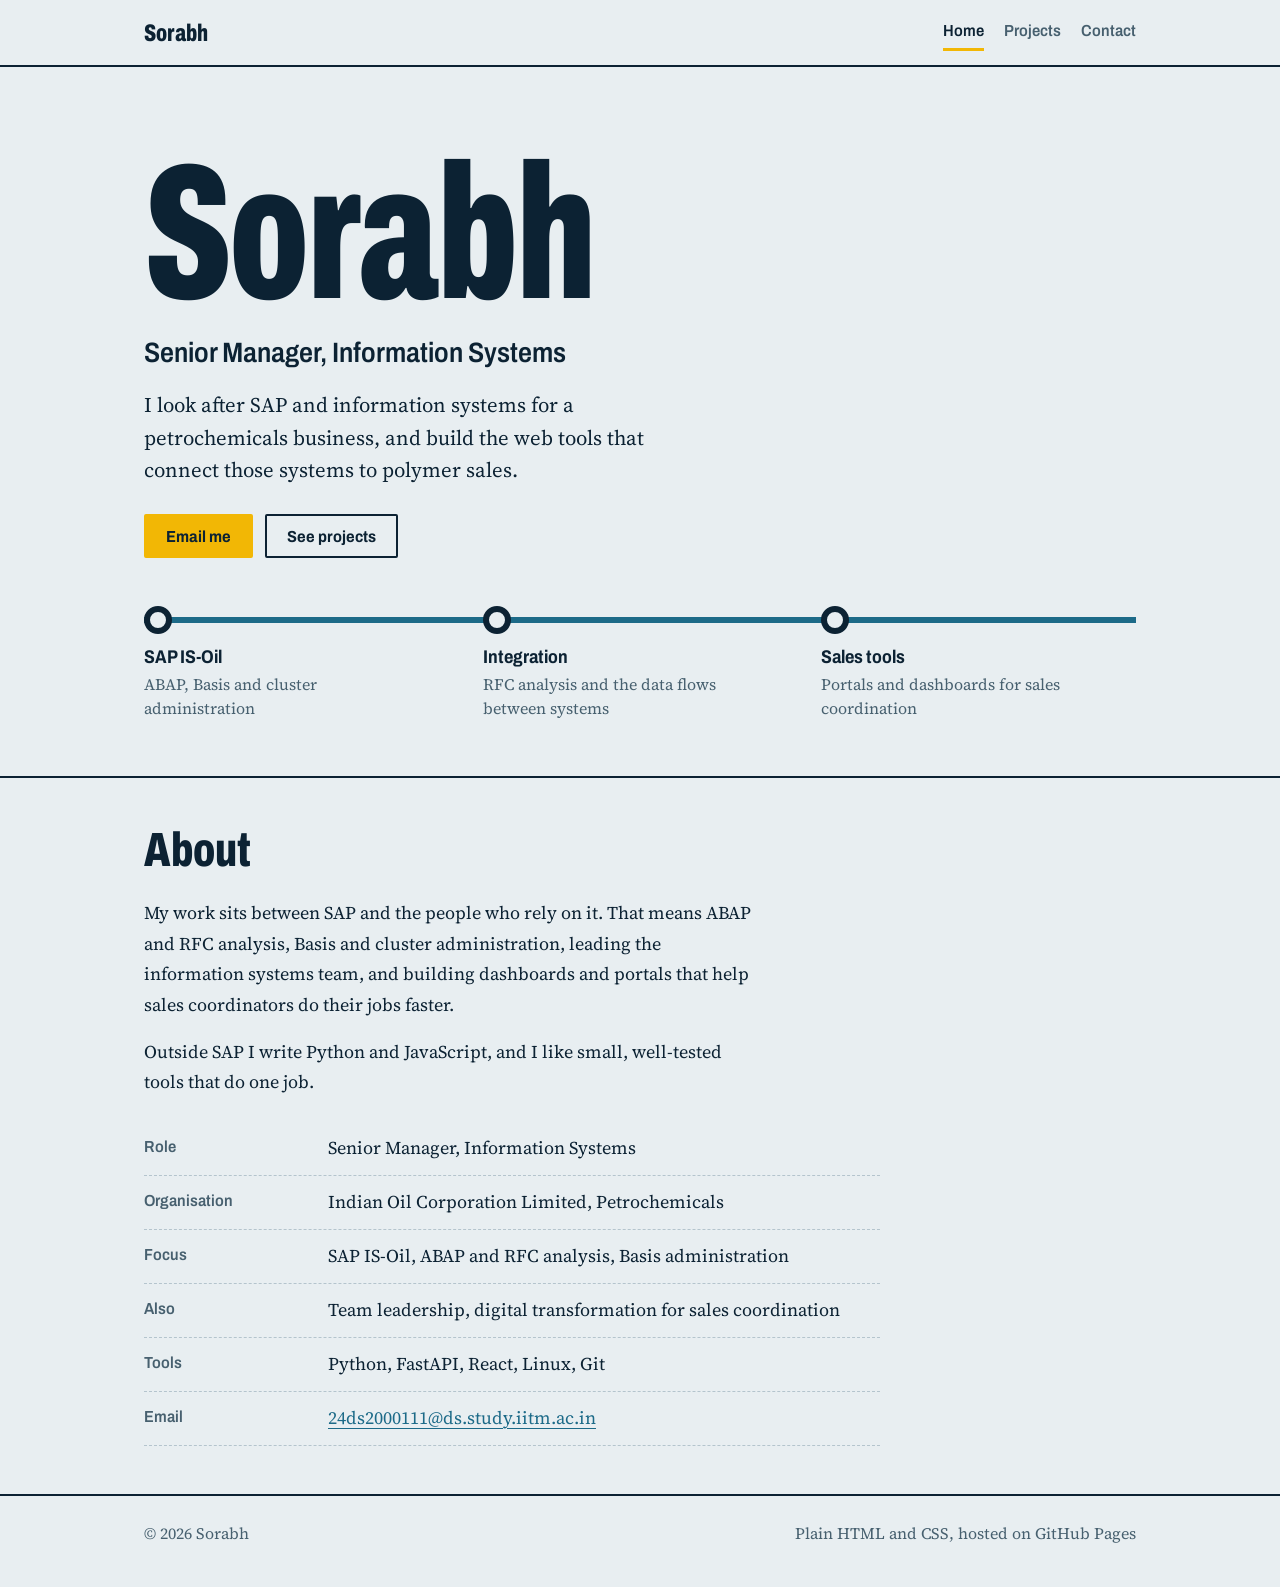
<file: index.html>
<!doctype html>
<html lang="en">
<head>
  <meta charset="utf-8">
  <meta name="viewport" content="width=device-width, initial-scale=1">
  <title>Sorabh | Information Systems, Petrochemicals</title>
  <meta name="description" content="Sorabh is a Senior Manager, Information Systems, working on SAP IS-Oil and digital tools for petrochemicals sales coordination.">
  <meta name="theme-color" content="#0c2233">
  <link rel="preconnect" href="https://fonts.googleapis.com">
  <link rel="preconnect" href="https://fonts.gstatic.com" crossorigin>
  <link href="https://fonts.googleapis.com/css2?family=Archivo:wdth,wght@62..125,400..800&family=Source+Serif+4:opsz,wght@8..60,400..700&display=swap" rel="stylesheet">
  <link rel="stylesheet" href="style.css">
</head>
<body>
  <a class="skip" href="#main">Skip to content</a>

  <header class="top">
    <div class="wrap">
      <a class="brand" href="index.html">Sorabh</a>
      <nav aria-label="Main">
        <ul>
          <li><a href="index.html" aria-current="page">Home</a></li>
          <li><a href="projects.html">Projects</a></li>
          <li><a href="contact.html">Contact</a></li>
        </ul>
      </nav>
    </div>
  </header>

  <main id="main">
    <section class="hero wrap">
      <h1>Sorabh</h1>
      <p class="role">Senior Manager, Information Systems</p>
      <p class="lead">I look after SAP and information systems for a petrochemicals business, and build the web tools that connect those systems to polymer sales.</p>
      <div class="actions">
        <a class="btn primary" href="mailto:24ds2000111@ds.study.iitm.ac.in">Email me</a>
        <a class="btn" href="projects.html">See projects</a>
      </div>

      <ol class="flow" aria-label="Where my work sits, from SAP through integration to sales tools">
        <li><strong>SAP IS-Oil</strong><span>ABAP, Basis and cluster administration</span></li>
        <li><strong>Integration</strong><span>RFC analysis and the data flows between systems</span></li>
        <li><strong>Sales tools</strong><span>Portals and dashboards for sales coordination</span></li>
      </ol>
    </section>

    <section class="block">
      <div class="wrap">
        <h2>About</h2>
        <div class="prose">
          <p>My work sits between SAP and the people who rely on it. That means ABAP and RFC analysis, Basis and cluster administration, leading the information systems team, and building dashboards and portals that help sales coordinators do their jobs faster.</p>
          <p>Outside SAP I write Python and JavaScript, and I like small, well-tested tools that do one job.</p>
        </div>

        <dl class="sheet">
          <div><dt>Role</dt><dd>Senior Manager, Information Systems</dd></div>
          <div><dt>Organisation</dt><dd>Indian Oil Corporation Limited, Petrochemicals</dd></div>
          <div><dt>Focus</dt><dd>SAP IS-Oil, ABAP and RFC analysis, Basis administration</dd></div>
          <div><dt>Also</dt><dd>Team leadership, digital transformation for sales coordination</dd></div>
          <div><dt>Tools</dt><dd>Python, FastAPI, React, Linux, Git</dd></div>
          <div><dt>Email</dt><dd><a href="mailto:24ds2000111@ds.study.iitm.ac.in">24ds2000111@ds.study.iitm.ac.in</a></dd></div>
        </dl>
      </div>
    </section>
  </main>

  <footer class="foot">
    <div class="wrap">
      <p>&copy; 2026 Sorabh</p>
      <p>Plain HTML and CSS, hosted on GitHub Pages</p>
    </div>
  </footer>
</body>
</html>
</file>
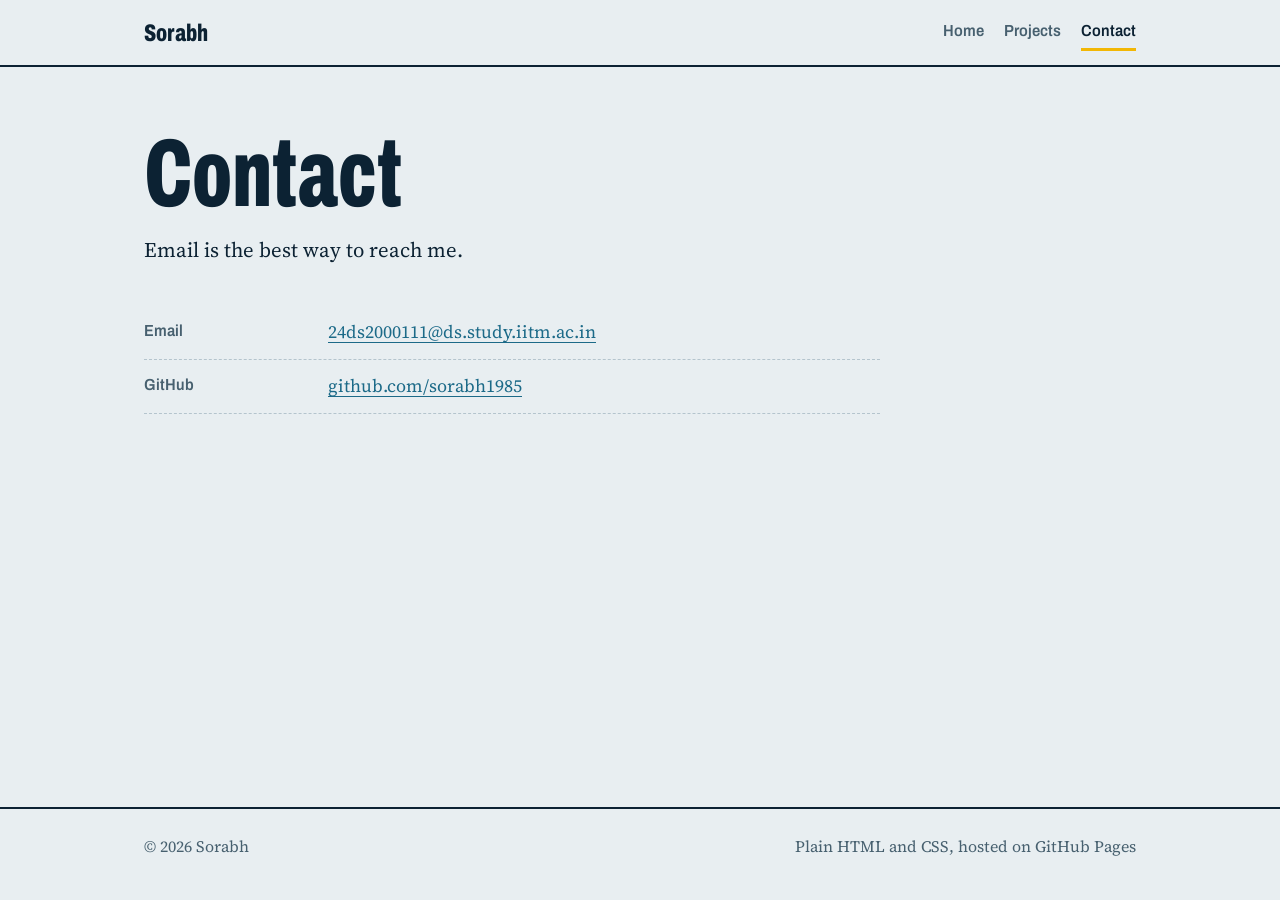
<file: contact.html>
<!doctype html>
<html lang="en">
<head>
  <meta charset="utf-8">
  <meta name="viewport" content="width=device-width, initial-scale=1">
  <title>Contact | Sorabh</title>
  <meta name="description" content="How to contact Sorabh.">
  <meta name="theme-color" content="#0c2233">
  <link rel="preconnect" href="https://fonts.googleapis.com">
  <link rel="preconnect" href="https://fonts.gstatic.com" crossorigin>
  <link href="https://fonts.googleapis.com/css2?family=Archivo:wdth,wght@62..125,400..800&family=Source+Serif+4:opsz,wght@8..60,400..700&display=swap" rel="stylesheet">
  <link rel="stylesheet" href="style.css">
</head>
<body>
  <a class="skip" href="#main">Skip to content</a>

  <header class="top">
    <div class="wrap">
      <a class="brand" href="index.html">Sorabh</a>
      <nav aria-label="Main">
        <ul>
          <li><a href="index.html">Home</a></li>
          <li><a href="projects.html">Projects</a></li>
          <li><a href="contact.html" aria-current="page">Contact</a></li>
        </ul>
      </nav>
    </div>
  </header>

  <main id="main" class="page wrap">
    <h1 class="page-title">Contact</h1>
    <p class="lead">Email is the best way to reach me.</p>

    <dl class="sheet">
      <div><dt>Email</dt><dd><a href="mailto:24ds2000111@ds.study.iitm.ac.in">24ds2000111@ds.study.iitm.ac.in</a></dd></div>
      <div><dt>GitHub</dt><dd><a href="https://github.com/sorabh1985">github.com/sorabh1985</a></dd></div>
      <!--
        To add LinkedIn, copy a row above:
        <div><dt>LinkedIn</dt><dd><a href="https://www.linkedin.com/in/your-handle">linkedin.com/in/your-handle</a></dd></div>
      -->
    </dl>
  </main>

  <footer class="foot">
    <div class="wrap">
      <p>&copy; 2026 Sorabh</p>
      <p>Plain HTML and CSS, hosted on GitHub Pages</p>
    </div>
  </footer>
</body>
</html>
</file>
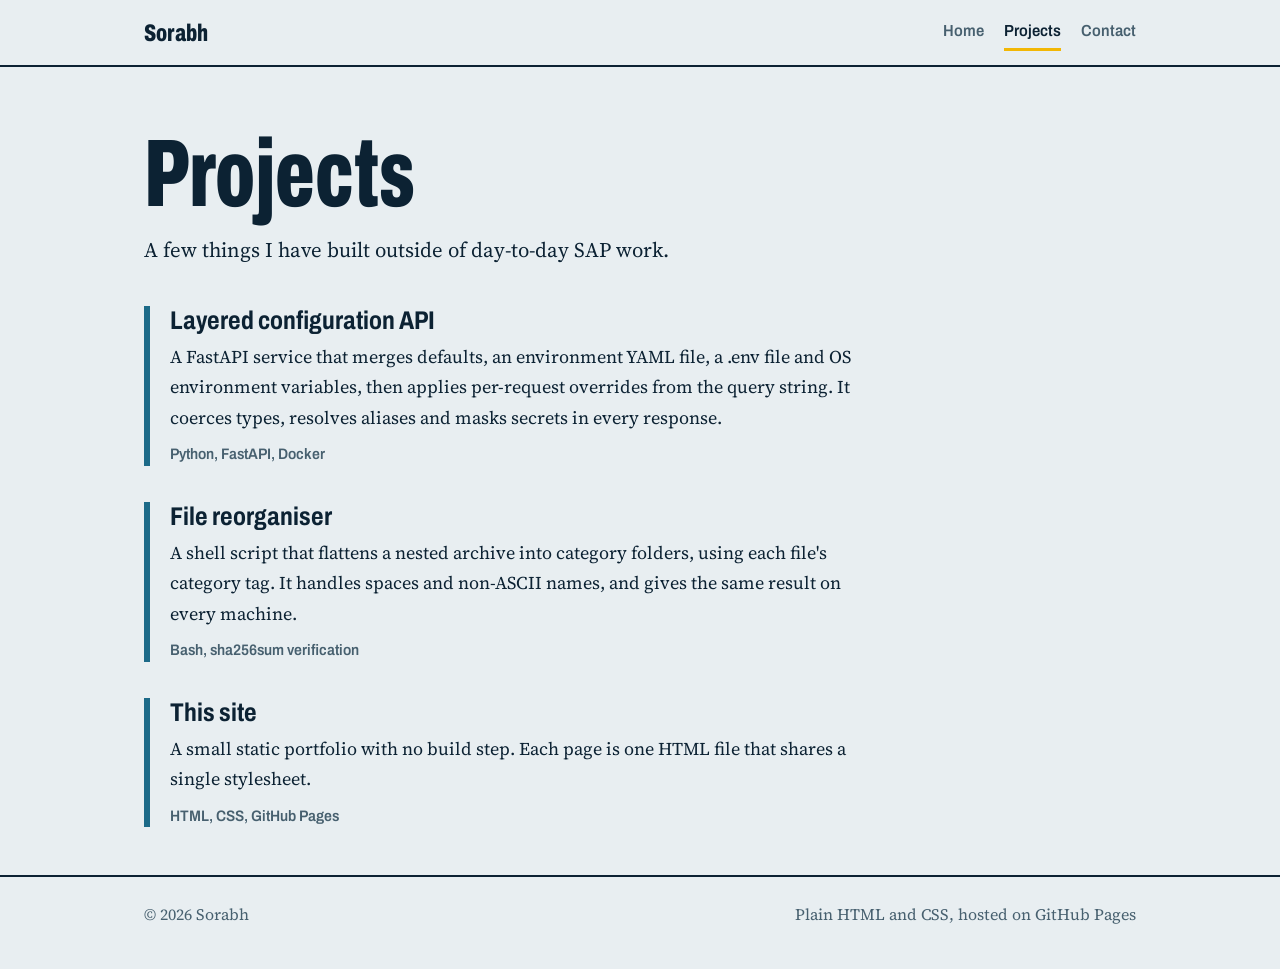
<file: projects.html>
<!doctype html>
<html lang="en">
<head>
  <meta charset="utf-8">
  <meta name="viewport" content="width=device-width, initial-scale=1">
  <title>Projects | Sorabh</title>
  <meta name="description" content="Selected projects by Sorabh.">
  <meta name="theme-color" content="#0c2233">
  <link rel="preconnect" href="https://fonts.googleapis.com">
  <link rel="preconnect" href="https://fonts.gstatic.com" crossorigin>
  <link href="https://fonts.googleapis.com/css2?family=Archivo:wdth,wght@62..125,400..800&family=Source+Serif+4:opsz,wght@8..60,400..700&display=swap" rel="stylesheet">
  <link rel="stylesheet" href="style.css">
</head>
<body>
  <a class="skip" href="#main">Skip to content</a>

  <header class="top">
    <div class="wrap">
      <a class="brand" href="index.html">Sorabh</a>
      <nav aria-label="Main">
        <ul>
          <li><a href="index.html">Home</a></li>
          <li><a href="projects.html" aria-current="page">Projects</a></li>
          <li><a href="contact.html">Contact</a></li>
        </ul>
      </nav>
    </div>
  </header>

  <main id="main" class="page wrap">
    <h1 class="page-title">Projects</h1>
    <p class="lead">A few things I have built outside of day-to-day SAP work.</p>

    <ul class="projects">
      <li class="project">
        <h2>Layered configuration API</h2>
        <p>A FastAPI service that merges defaults, an environment YAML file, a .env file and OS environment variables, then applies per-request overrides from the query string. It coerces types, resolves aliases and masks secrets in every response.</p>
        <p class="stack">Python, FastAPI, Docker</p>
      </li>

      <li class="project">
        <h2>File reorganiser</h2>
        <p>A shell script that flattens a nested archive into category folders, using each file's category tag. It handles spaces and non-ASCII names, and gives the same result on every machine.</p>
        <p class="stack">Bash, sha256sum verification</p>
      </li>

      <li class="project">
        <h2>This site</h2>
        <p>A small static portfolio with no build step. Each page is one HTML file that shares a single stylesheet.</p>
        <p class="stack">HTML, CSS, GitHub Pages</p>
      </li>

      <!--
        To add a project, copy one <li class="project"> block above and edit the text.
      -->
    </ul>
  </main>

  <footer class="foot">
    <div class="wrap">
      <p>&copy; 2026 Sorabh</p>
      <p>Plain HTML and CSS, hosted on GitHub Pages</p>
    </div>
  </footer>
</body>
</html>
</file>
<file: style.css>
/* Sorabh portfolio: process-plant signage + equipment data sheet.
   Edit the colours and fonts in :root; everything else follows. */

:root {
  --paper: #e8eef1;
  --ink: #0c2233;
  --muted: #47606f;
  --line: #b4c4cd;
  --pipe: #1c6a88;
  --signal: #f2b705;
  --on-signal: #0c2233;

  --display: "Archivo", "Arial Narrow", "Helvetica Neue", Arial, sans-serif;
  --text: "Source Serif 4", Charter, "Iowan Old Style", Georgia, serif;
  --wrap: 62rem;
}

@media (prefers-color-scheme: dark) {
  :root {
    --paper: #0a1c2b;
    --ink: #e6f0f5;
    --muted: #9fb6c4;
    --line: #2b4a60;
    --pipe: #63bfdc;
  }
}

*, *::before, *::after { box-sizing: border-box; }

html { -webkit-text-size-adjust: 100%; }

body {
  margin: 0;
  min-height: 100dvh;
  display: flex;
  flex-direction: column;
  background: var(--paper);
  color: var(--ink);
  font-family: var(--text);
  font-size: 1.125rem;
  line-height: 1.7;
}

main { flex: 1; }

.wrap { width: min(100% - 2.5rem, var(--wrap)); margin-inline: auto; }

a { color: var(--pipe); text-decoration-thickness: 1px; text-underline-offset: 0.2em; }
a:hover { text-decoration-thickness: 2px; }
:focus-visible { outline: 3px solid var(--pipe); outline-offset: 3px; }

.skip {
  position: absolute;
  left: 1rem;
  top: 0;
  z-index: 10;
  padding: 0.5rem 1rem;
  background: var(--ink);
  color: var(--paper);
  transform: translateY(-120%);
}
.skip:focus { transform: none; }

/* Header and navigation */
.top { border-bottom: 2px solid var(--ink); }
.top .wrap {
  display: flex;
  flex-wrap: wrap;
  align-items: center;
  justify-content: space-between;
  gap: 0.5rem 1.5rem;
  padding-block: 0.9rem;
}
.brand {
  font: 800 1.5rem/1 var(--display);
  font-stretch: 70%;
  letter-spacing: 0.01em;
  color: var(--ink);
  text-decoration: none;
}
.top nav ul { display: flex; flex-wrap: wrap; gap: 0.25rem 1.25rem; list-style: none; margin: 0; padding: 0; }
.top nav a {
  display: inline-block;
  padding: 0.35rem 0;
  border-bottom: 3px solid transparent;
  font: 600 1rem/1.4 var(--display);
  font-stretch: 90%;
  color: var(--muted);
  text-decoration: none;
}
.top nav a:hover { color: var(--ink); }
.top nav a[aria-current="page"] { color: var(--ink); border-bottom-color: var(--signal); }

/* Hero */
.hero { padding-block: clamp(2.5rem, 8vw, 5.5rem) 3.5rem; }
.hero h1 {
  margin: 0 0 0.12em;
  font: 800 clamp(5rem, 22vw, 12rem)/0.82 var(--display);
  font-stretch: 62%;
  letter-spacing: -0.01em;
}
.role {
  margin: 0 0 1.25rem;
  font: 600 clamp(1.25rem, 3vw, 1.75rem)/1.2 var(--display);
  font-stretch: 85%;
}
.lead { max-width: 36rem; margin: 0 0 1.75rem; font-size: 1.3rem; line-height: 1.55; }

.actions { display: flex; flex-wrap: wrap; gap: 0.75rem; }
.btn {
  display: inline-block;
  padding: 0.65rem 1.25rem;
  border: 2px solid var(--ink);
  border-radius: 2px;
  background: transparent;
  color: var(--ink);
  font: 700 1rem/1.2 var(--display);
  font-stretch: 90%;
  text-decoration: none;
}
.btn.primary { background: var(--signal); border-color: var(--signal); color: var(--on-signal); }
.btn:hover, .btn.primary:hover { background: var(--ink); border-color: var(--ink); color: var(--paper); }

/* The pipeline: the one animated moment, runs once on load */
.flow {
  position: relative;
  display: grid;
  grid-template-columns: repeat(3, 1fr);
  gap: 0 1.5rem;
  margin: 3rem 0 0;
  padding: 0;
  list-style: none;
}
.flow::before {
  content: "";
  position: absolute;
  left: 0;
  right: 0;
  top: 11px;
  height: 6px;
  background: var(--pipe);
  transform-origin: left center;
  animation: run 1.3s cubic-bezier(0.65, 0, 0.25, 1) 0.2s both;
}
.flow li { position: relative; padding-top: 2.5rem; }
.flow li::before {
  content: "";
  position: absolute;
  left: 0;
  top: 0;
  width: 28px;
  height: 28px;
  border-radius: 50%;
  border: 6px solid var(--ink);
  background: var(--paper);
  animation: pop 0.35s ease-out both;
}
.flow li:nth-child(1)::before { animation-delay: 0.2s; }
.flow li:nth-child(2)::before { animation-delay: 0.85s; }
.flow li:nth-child(3)::before { animation-delay: 1.4s; }
.flow strong { display: block; font: 700 1.15rem/1.2 var(--display); font-stretch: 85%; }
.flow span { display: block; max-width: 16rem; margin-top: 0.25rem; color: var(--muted); font-size: 1rem; line-height: 1.5; }

@keyframes run { from { transform: scaleX(0); } to { transform: scaleX(1); } }
@keyframes runY { from { transform: scaleY(0); } to { transform: scaleY(1); } }
@keyframes pop { from { opacity: 0; transform: scale(0.4); } to { opacity: 1; transform: scale(1); } }

@media (max-width: 40rem) {
  .flow { grid-template-columns: 1fr; }
  .flow::before {
    left: 11px;
    right: auto;
    top: 0;
    bottom: 0;
    width: 6px;
    height: auto;
    transform-origin: center top;
    animation-name: runY;
  }
  .flow li { padding: 0 0 1.5rem 3rem; }
  .flow li:last-child { padding-bottom: 0; }
  .flow li::before { top: 0.1rem; }
}

@media (prefers-reduced-motion: reduce) {
  .flow::before, .flow li::before { animation: none; }
}

/* Content blocks */
.block { padding-block: 3rem; border-top: 2px solid var(--ink); }
.block h2 {
  margin: 0 0 1.5rem;
  font: 800 clamp(2rem, 5vw, 3rem)/1 var(--display);
  font-stretch: 70%;
}
.prose { max-width: 38rem; }
.prose p { margin: 0 0 1rem; }

.page-title {
  margin: 0 0 1rem;
  font: 800 clamp(3rem, 10vw, 6rem)/0.9 var(--display);
  font-stretch: 62%;
}
.page { padding-block: clamp(2rem, 6vw, 4rem) 3rem; }
.page .lead { margin-bottom: 2.5rem; }

/* Equipment data sheet: label / value rows */
.sheet { max-width: 46rem; margin: 1.5rem 0 0; }
.sheet div {
  display: grid;
  grid-template-columns: 10rem 1fr;
  gap: 0.25rem 1.5rem;
  padding: 0.7rem 0;
  border-bottom: 1px dashed var(--line);
}
.sheet dt { font: 600 1rem/1.7 var(--display); font-stretch: 90%; color: var(--muted); }
.sheet dd { margin: 0; }
@media (max-width: 40rem) { .sheet div { grid-template-columns: 1fr; } }

/* Projects */
.projects { display: grid; gap: 2.25rem; max-width: 46rem; margin: 0; padding: 0; list-style: none; }
.project { padding-left: 1.25rem; border-left: 6px solid var(--pipe); }
.project h2 { margin: 0 0 0.4rem; font: 700 1.6rem/1.15 var(--display); font-stretch: 80%; }
.project p { margin: 0 0 0.6rem; }
.project .stack { margin: 0; font: 600 0.95rem/1.5 var(--display); font-stretch: 90%; color: var(--muted); }

/* Footer */
.foot { padding-block: 1.5rem 2.5rem; border-top: 2px solid var(--ink); color: var(--muted); font-size: 1rem; }
.foot .wrap { display: flex; flex-wrap: wrap; justify-content: space-between; gap: 0.5rem 1.5rem; }
.foot p { margin: 0; }
</file>
